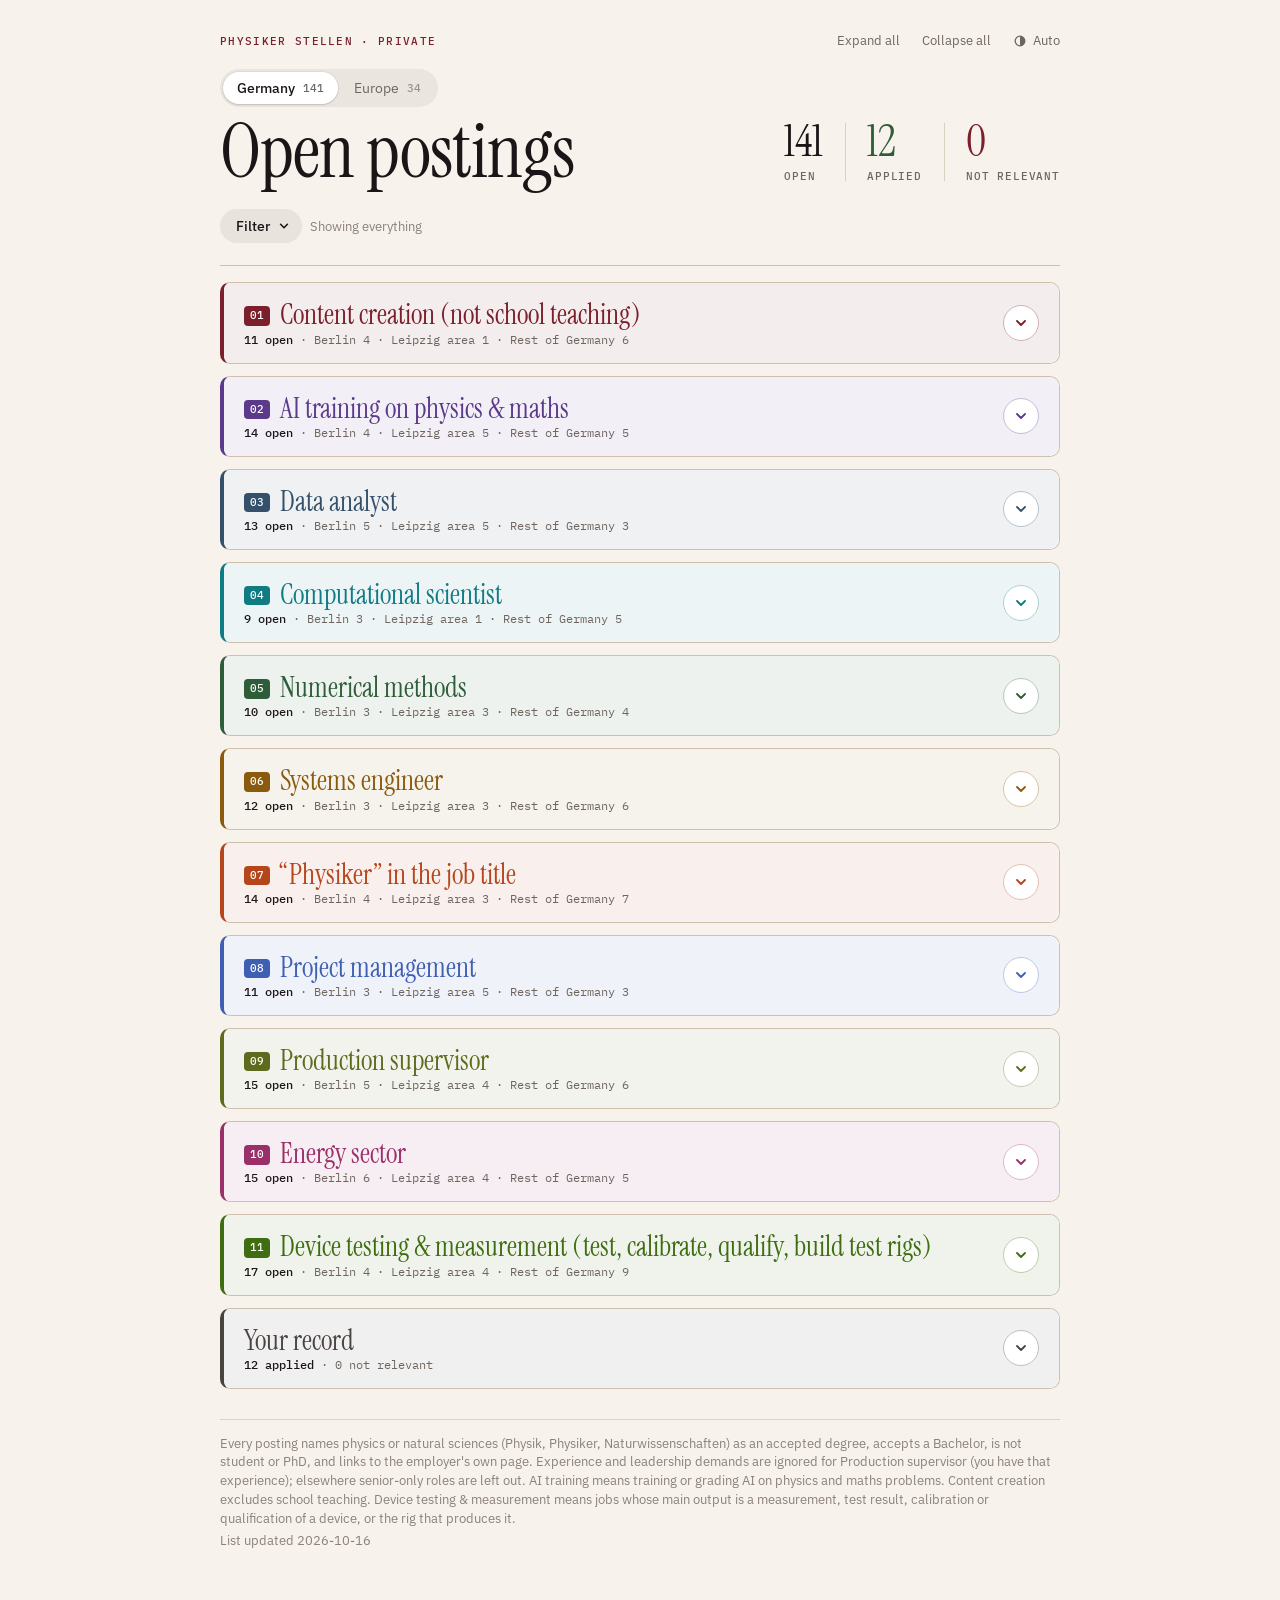
<file: index.html>
<!doctype html>
<html lang="en">
<head>
<meta charset="utf-8">
<meta name="viewport" content="width=device-width,initial-scale=1,viewport-fit=cover">
<title>Physiker Stellen</title>
<link rel="preconnect" href="https://fonts.googleapis.com">
<link rel="preconnect" href="https://fonts.gstatic.com" crossorigin>
<link href="https://fonts.googleapis.com/css2?family=Instrument+Serif:ital@0;1&family=IBM+Plex+Sans:wght@400;500;600&family=IBM+Plex+Mono:wght@400;500&display=swap" rel="stylesheet">
<link rel="stylesheet" href="src/claude/styles/board.css">
<link rel="stylesheet" href="src/claude/styles/static.css">
</head>
<body>
<!-- This page holds no logic and no data. It mounts the app and stops. -->
<div id="app"><p id="boot-msg">Loading…</p></div>
<script type="module" src="src/claude/boot.js"></script>
<script>
  // A downloaded copy of this page cannot read data/*.json from disk; say so
  // instead of showing 'Loading...' forever.
  (function () {
    var m = document.getElementById('boot-msg');
    if (location.protocol === 'file:') {
      if (m) m.textContent = 'This is a downloaded copy. Open it through a web server (the GitHub Pages address), not as a file.';
    } else {
      setTimeout(function () { if (m) m.textContent = 'Still loading after 20 seconds. Check the connection or reload.'; }, 20000);
    }
  })();
</script>
</body>
</html>
</file>
<file: src/claude/styles/board.css>
/* Physiker Stellen — the board. Fonts are loaded in index.html. */
:root {
  --bg: #f7f3ec; --card: #fff; --line: #ddd3c3; --line-strong: #cdc1ae;
  --ink: #1c1518; --muted: #6f655f; --faint: #8b8079;
  --wine: #7a1f2b; --wine-soft: #f3e3e5;
  --amber: #7a4b12; --amber-soft: #f6ead7;
  --slate: #34506a; --slate-soft: #e3e9ef;
  --ok: #2f5d3a; --ok-soft: #e3efe5;
  --ink2: #4a413d; --quote: #fbf6ee; --line-soft: #eee6d9; --on-fill: #fff; --shade: rgba(28,21,24,.28);
  --serif: 'Instrument Serif', Georgia, serif;
  --sans: 'IBM Plex Sans', system-ui, sans-serif;
  --mono: 'IBM Plex Mono', ui-monospace, monospace;
}
/* Dark theme (9 Oct 2026). The page sets data-theme on <html> to "light", "dark" or "auto" (follow the system); the login
   screen sets nothing and stays light. Every colour below is a token, so the whole board changes with this one block. */
:root[data-theme="dark"] {
  --bg: #17120f; --card: #211a17; --line: #3d322b; --line-strong: #4a3e36;
  --ink: #f2ece3; --ink2: #d9cfc3; --muted: #b3a699; --faint: #9a8d81;
  --wine: #e2a2aa; --wine-soft: #3d2026;
  --amber: #e8bf7a; --amber-soft: #3a2b14;
  --slate: #b9c6d4; --slate-soft: #262c33;
  --ok: #8fc49a; --ok-soft: #1f3325;
  --quote: #2a211c; --line-soft: #2f2722; --on-fill: #17120f; --shade: rgba(0,0,0,.5);
  color-scheme: dark;
}
@media (prefers-color-scheme: dark) { :root[data-theme="auto"] {
  --bg: #17120f; --card: #211a17; --line: #3d322b; --line-strong: #4a3e36;
  --ink: #f2ece3; --ink2: #d9cfc3; --muted: #b3a699; --faint: #9a8d81;
  --wine: #e2a2aa; --wine-soft: #3d2026;
  --amber: #e8bf7a; --amber-soft: #3a2b14;
  --slate: #b9c6d4; --slate-soft: #262c33;
  --ok: #8fc49a; --ok-soft: #1f3325;
  --quote: #2a211c; --line-soft: #2f2722; --on-fill: #17120f; --shade: rgba(0,0,0,.5);
  color-scheme: dark;
} }
* { box-sizing: border-box; }
html { scroll-behavior: smooth; }
body { margin: 0; background: var(--bg); color: var(--ink); font-family: var(--sans); font-size: 15px; line-height: 1.5; }
a { color: inherit; }
button { font: inherit; cursor: pointer; }
.board { max-width: 1320px; margin: 0 auto; padding: 0 20px 80px; }

.top { padding: 26px 0 22px; border-bottom: 1px solid var(--line-strong); }
.topline { display: flex; justify-content: space-between; align-items: center; gap: 8px 16px; flex-wrap: wrap; }
.kicker { margin: 0; font: 500 11px var(--mono); letter-spacing: .12em; text-transform: uppercase; color: var(--wine); }
.utility { display: flex; align-items: center; gap: 2px; margin-right: -10px; }
.ubtn { padding: 6px 10px; border: 0; border-radius: 999px; background: transparent; font: 13px var(--sans); color: var(--muted); white-space: nowrap; transition: background-color .15s ease, color .15s ease; }
.ubtn:hover { background: color-mix(in srgb, var(--ink) 6%, transparent); color: var(--ink); }
.ubtn.quiet { font: 12px var(--mono); color: var(--faint); }
.ubtn.theme { display: inline-flex; align-items: center; gap: 6px; }
.ubtn.theme svg { flex: none; }

/* The board switch (Germany / Europe): the same segmented control as the
   area filter, just under the kicker line. */
.boardrow { margin-top: 14px; }

/* The title is the biggest thing on the page; the three numbers sit beside it
   as plain figures, separated by hairlines, not as boxes. */
.titlerow { display: flex; align-items: flex-end; justify-content: space-between; gap: 14px 40px; flex-wrap: wrap; margin-top: 8px; }
.top h1 { margin: 0; font: 400 clamp(46px, 7.4vw, 76px)/.98 var(--serif); letter-spacing: -.012em; }
.tally { display: flex; align-items: flex-end; padding-bottom: 6px; }
.tally .t { position: relative; display: flex; flex-direction: column; align-items: flex-start; padding: 0 22px; text-decoration: none; }
.tally .t:last-child { padding-right: 0; }
.tally .t + .t::before { content: ''; position: absolute; left: 0; top: 4px; bottom: 2px; width: 1px; background: var(--line-strong); opacity: .7; }
.tally .t b { font: 400 44px/1 var(--serif); }
.tally .t span { font: 500 10.5px var(--mono); letter-spacing: .08em; text-transform: uppercase; color: var(--muted); margin-top: 6px; }
.tally a.t:hover b { text-decoration: underline; text-decoration-thickness: 1px; text-underline-offset: 5px; }
.tally .applied b { color: var(--ok); }
.tally .notrel b { color: var(--wine); }

/* Filters live behind one button. What is switched on is always shown next
   to it as a tag you can click away, so it is never unclear what the board
   is currently showing. */
.filterrow { display: flex; align-items: center; gap: 8px; flex-wrap: wrap; margin-top: 20px; }
.fbtn { display: inline-flex; align-items: center; gap: 8px; padding: 8px 12px 8px 16px; border: 0; border-radius: 999px; background: color-mix(in srgb, var(--ink) 7%, transparent); color: var(--ink); font: 500 14px var(--sans); transition: background-color .15s ease, color .15s ease; }
.fbtn:hover { background: color-mix(in srgb, var(--ink) 12%, transparent); }
.fbtn[aria-expanded="true"] { background: var(--ink); color: var(--bg); }
.fbtn[aria-expanded="true"] .chev { transform: rotate(180deg); }
.tag { display: inline-flex; align-items: center; gap: 8px; padding: 6px 8px 6px 14px; border: 0; border-radius: 999px; background: var(--wine-soft); color: var(--wine); font: 500 13px var(--sans); transition: background-color .15s ease; }
.tag i { display: grid; place-items: center; width: 18px; height: 18px; border-radius: 50%; background: color-mix(in srgb, var(--wine) 14%, transparent); font-style: normal; font-size: 13px; line-height: 1; transition: background-color .15s ease, color .15s ease; }
.tag:hover i { background: var(--wine); color: var(--on-fill); }
.fnote { color: var(--faint); font-size: 13px; }

.fpanel { display: grid; grid-template-rows: 0fr; opacity: 0; transition: grid-template-rows var(--fold-open) var(--fold-ease), opacity var(--fold-open) var(--fold-ease); }
.fpanel[data-open="1"] { grid-template-rows: 1fr; opacity: 1; }
.fpanel-i { min-height: 0; overflow: clip; }
.fcard { display: grid; gap: 20px; margin-top: 16px; padding: 18px 20px 20px; border-radius: 16px; background: color-mix(in srgb, var(--ink) 3.5%, transparent); }
.flabel { margin: 0 0 9px; font: 500 11px var(--mono); letter-spacing: .1em; text-transform: uppercase; color: var(--faint); }
.seg { display: inline-flex; flex-wrap: wrap; gap: 2px; padding: 3px; border-radius: 999px; background: color-mix(in srgb, var(--ink) 6%, transparent); }
.segbtn { display: inline-flex; align-items: center; gap: 8px; padding: 7px 14px; border: 0; border-radius: 999px; background: transparent; font: 14px var(--sans); color: var(--muted); transition: background-color .15s ease, color .15s ease, box-shadow .15s ease; }
.segbtn:hover { color: var(--ink); }
.segbtn.on { background: var(--card); color: var(--ink); font-weight: 500; box-shadow: 0 1px 2px color-mix(in srgb, var(--ink) 16%, transparent), 0 0 0 1px color-mix(in srgb, var(--ink) 4%, transparent); }
.n { font: 500 11px var(--mono); opacity: .65; }
.cchips { display: flex; flex-wrap: wrap; gap: 6px; }
.cchip { display: inline-flex; align-items: center; gap: 7px; padding: 6px 13px; border: 0; border-radius: 999px; background: var(--card); color: var(--ink); font: 13.5px var(--sans); box-shadow: 0 0 0 1px color-mix(in srgb, var(--ink) 7%, transparent); transition: background-color .15s ease, color .15s ease, box-shadow .15s ease; }
.cchip[data-cat]::before { content: ''; width: 8px; height: 8px; border-radius: 50%; background: var(--cat); flex: none; }
.cchip .jn { font: 11px var(--mono); color: var(--faint); }
.cchip:hover { box-shadow: 0 0 0 1px var(--cat-line, var(--line-strong)); }
.cchip.on { background: var(--cat, var(--ink)); color: var(--on-fill); box-shadow: none; }
.cchip.on .jn, .cchip.on .n { color: var(--on-fill); opacity: .85; }
.cchip.on::before { background: var(--on-fill); }
.ubtn:focus-visible, .fbtn:focus-visible, .tag:focus-visible, .segbtn:focus-visible, .cchip:focus-visible { outline: 2px solid var(--wine); outline-offset: 2px; }

.banner { margin: 14px 0 0; padding: 10px 14px; border-left: 3px solid var(--wine); background: var(--wine-soft); color: var(--wine); border-radius: 0 4px 4px 0; }

/* Sections: one fold-out card per category. The header is the control and
   never changes size; the body unfolds beneath it (grid rows 0fr -> 1fr
   animates the real height) while sliding down 8px. One curve and one
   duration for everything that moves, so it reads as a single motion. */
:root { --fold-ease: cubic-bezier(.4, 0, .2, 1); --fold-open: 320ms; --fold-close: 240ms; }
/* One colour per category, on the section header and its link at the top,
   so a category title never reads like a job title: job titles stay black. */
[data-cat="content"] { --cat-base: #7a1f2b; }
[data-cat="ai"] { --cat-base: #5b3a8c; }
[data-cat="data"] { --cat-base: #34506a; }
[data-cat="computational"] { --cat-base: #0f7b83; }
[data-cat="numerical"] { --cat-base: #2f5d3a; }
[data-cat="systems"] { --cat-base: #8a5a0f; }
[data-cat="physiker"] { --cat-base: #b5451b; }
[data-cat="pm"] { --cat-base: #3f5fb3; }
[data-cat="production"] { --cat-base: #5e6b1f; }
[data-cat="energy"] { --cat-base: #9a2f6a; }
[data-cat="testing"] { --cat-base: #3f6e12; }
[data-cat="record"] { --cat-base: #4a4440; }
[data-cat] { --cat: var(--cat-base); --cat-soft: color-mix(in srgb, var(--cat) 8%, var(--card)); --cat-line: color-mix(in srgb, var(--cat) 35%, var(--card)); }
:root[data-theme="dark"] [data-cat] { --cat: color-mix(in srgb, var(--cat-base) 55%, #fff); --cat-soft: color-mix(in srgb, var(--cat) 10%, var(--card)); }
@media (prefers-color-scheme: dark) { :root[data-theme="auto"] [data-cat] { --cat: color-mix(in srgb, var(--cat-base) 55%, #fff); --cat-soft: color-mix(in srgb, var(--cat) 10%, var(--card)); } }

.sections { display: flex; flex-direction: column; gap: 12px; padding-top: 16px; }
.cat { background: var(--card); border: 1px solid var(--line-strong); border-left: 4px solid var(--cat); border-radius: 10px; scroll-margin-top: 12px; transition: border-color var(--fold-open) var(--fold-ease), box-shadow var(--fold-open) var(--fold-ease); }
.cat[data-collapsed="1"]:hover { border-color: var(--cat-line); border-left-color: var(--cat); }
.cat[data-collapsed="0"] { border-color: var(--cat-line); border-left-color: var(--cat); box-shadow: 0 12px 32px -20px var(--shade); }
.sec-head { display: flex; align-items: center; justify-content: space-between; gap: 12px 16px; padding: 16px 20px; border-radius: 6px 10px 10px 6px; background: var(--cat-soft); cursor: pointer; user-select: none; -webkit-tap-highlight-color: transparent; transition: box-shadow .15s ease; }
.sec-head:hover { box-shadow: inset 0 0 0 999px color-mix(in srgb, var(--ink) 3%, transparent); }
.cat[data-collapsed="0"] > .sec-head { position: sticky; top: 0; z-index: 5; border-radius: 6px 10px 0 0; box-shadow: 0 1px 0 var(--cat-line); }
.cat[data-collapsed="0"] > .sec-head:hover { box-shadow: 0 1px 0 var(--cat-line), inset 0 0 0 999px color-mix(in srgb, var(--ink) 3%, transparent); }
.head-main { min-width: 0; }
.head-side { display: flex; align-items: center; flex: none; }
.cat h2 { margin: 0; font: 400 28px/1.15 var(--serif); color: var(--cat); }
.counts .lead { color: var(--ink); font-weight: 500; }

.toggle { display: inline-flex; align-items: center; justify-content: center; flex: none; width: 36px; height: 36px; padding: 0; border: 1px solid var(--cat-line); border-radius: 50%; background: var(--card); color: var(--cat); transition: border-color .15s ease, color .15s ease, background-color var(--fold-open) var(--fold-ease), transform .1s ease; }
.sec-head:hover .toggle, .toggle:hover { border-color: var(--cat); }
.toggle:active { transform: scale(.94); }
.toggle:focus-visible, .more:focus-visible { outline: 2px solid var(--wine); outline-offset: 2px; }
.cat[data-collapsed="0"] > .sec-head .toggle { background: var(--cat); border-color: var(--cat); color: var(--on-fill); }
.chev { display: block; transition: transform var(--fold-open) var(--fold-ease); }
.cat[data-collapsed="0"] > .sec-head .chev, .card[data-collapsed="0"] .more .chev { transform: rotate(180deg); }

.fold { display: grid; grid-template-rows: 1fr; overflow-anchor: none; transition: grid-template-rows var(--fold-open) var(--fold-ease); }
.fold > .fold-i { overflow: clip; min-height: 0; }  /* clip, not hidden: lets the city headers inside pin to the window */
.fold > .fold-i > * { transition: opacity var(--fold-open) var(--fold-ease), transform var(--fold-open) var(--fold-ease); }
.fold[data-open="0"] { grid-template-rows: 0fr; transition-duration: var(--fold-close); }
.fold[data-open="0"] > .fold-i > * { opacity: 0; transform: translateY(-8px); transition-duration: var(--fold-close); }
.sections.no-anim .fold, .sections.no-anim .fold > .fold-i > *, .sections.no-anim .chev, .sections.no-anim .toggle, .sections.no-anim .atoggle, .sections.no-anim .cat { transition: none !important; }
/* Area headings inside a section stay neutral; the colour belongs to the category. */
.sec-body { padding: 0 20px 20px; }
.sec-tools { display: flex; justify-content: flex-end; padding-top: 12px; }
.sec-body > .addform { margin-top: 12px; }
.cat h2 .num { display: inline-block; min-width: 26px; padding: 2px 6px; margin-right: 10px; border-radius: 4px; background: var(--cat); color: var(--on-fill); font: 500 11px/1.4 var(--mono); text-align: center; vertical-align: 5px; }
.counts { margin: 0; font: 12px var(--mono); color: var(--muted); }
.counts .short { color: var(--wine); font-weight: 500; }
.counts .full { color: var(--ok); }
.add { padding: 7px 14px; border: 1px solid var(--wine); border-radius: 4px; background: var(--card); color: var(--wine); font-weight: 500; font-size: 14px; }
.add:hover { background: var(--wine); color: var(--on-fill); }

.addform { margin: 14px 0 4px; padding: 16px; border: 1px solid var(--wine); border-radius: 6px; background: var(--card); display: grid; grid-template-columns: repeat(2, minmax(0, 1fr)); gap: 12px 16px; max-width: 760px; }
.addform .form-title { grid-column: 1 / -1; margin: 0; font: 400 20px var(--serif); }
.addform label { display: flex; flex-direction: column; gap: 4px; font-size: 13px; color: var(--muted); }
.addform label:first-of-type { grid-column: 1 / -1; }
.addform input[type=url], .addform input[type=text] { padding: 9px 10px; border: 1px solid var(--line-strong); border-radius: 4px; font: 15px var(--sans); color: var(--ink); background: var(--card); width: 100%; }
.addform input:focus { outline: 2px solid var(--wine); outline-offset: 0; border-color: var(--wine); }
.addform fieldset { grid-column: 1 / -1; border: 0; padding: 0; margin: 0; display: flex; gap: 14px; flex-wrap: wrap; align-items: center; }
.addform legend { float: left; margin-right: 6px; font-size: 13px; color: var(--muted); }
.addform .radio { flex-direction: row; align-items: center; gap: 6px; color: var(--ink); font-size: 14px; }
.form-error { grid-column: 1 / -1; margin: 0; color: var(--wine); font-weight: 500; }
.form-buttons { grid-column: 1 / -1; display: flex; gap: 8px; }
.form-buttons .save { padding: 8px 18px; border: 0; border-radius: 4px; background: var(--wine); color: var(--on-fill); font-weight: 500; }
.form-buttons .save[disabled] { opacity: .6; cursor: default; }
.form-buttons .cancel, .choose .cancel { padding: 8px 14px; border: 1px solid var(--line-strong); border-radius: 4px; background: transparent; color: var(--muted); }

/* Cities inside an open category: each a fold-out panel in the city's colour
   (the colour of the city pill on its cards). Smaller and plainer than a
   category header (mono capitals, no band), so the two levels never look
   alike. While open, a city's header pins just under its category's header. */
[data-area="berlin"] { --area: var(--wine); }
[data-area="leipzig"] { --area: var(--amber); }
[data-area="de"] { --area: var(--slate); }
/* The Europe board reuses the same three colours in the same order. */
[data-area="benelux"] { --area: var(--wine); }
[data-area="nordics"] { --area: var(--amber); }
[data-area="europe"] { --area: var(--slate); }
.area { --area-tint: color-mix(in srgb, var(--area) 6%, var(--card)); --area-line: color-mix(in srgb, var(--area) 30%, var(--card));
  margin-top: 12px; background: var(--area-tint); border: 1px solid var(--area-line); border-left: 4px solid var(--area); border-radius: 8px; }
.area-head { display: flex; align-items: center; gap: 6px 14px; flex-wrap: wrap; padding: 8px 10px 8px 14px; background: var(--area-tint); border-radius: 4px 8px 8px 4px; cursor: pointer; user-select: none; -webkit-tap-highlight-color: transparent; transition: box-shadow .15s ease; }
.area-head:hover { box-shadow: inset 0 0 0 999px color-mix(in srgb, var(--ink) 3%, transparent); }
.area[data-collapsed="0"] > .area-head { position: sticky; top: var(--head-h, 78px); z-index: 4; border-radius: 4px 8px 0 0; box-shadow: 0 1px 0 var(--area-line); }
.area[data-collapsed="0"] > .area-head:hover { box-shadow: 0 1px 0 var(--area-line), inset 0 0 0 999px color-mix(in srgb, var(--ink) 3%, transparent); }
.area-name { font: 600 12.5px/1.2 var(--mono); letter-spacing: .12em; text-transform: uppercase; color: var(--area); }
.area-count { font: 12px var(--mono); color: var(--muted); }
.area-count .short { color: var(--wine); font-weight: 500; }
.area-count .full { color: var(--ok); }
.atoggle { margin-left: auto; display: inline-flex; align-items: center; justify-content: center; flex: none; width: 30px; height: 30px; padding: 0; border: 1px solid var(--area-line); border-radius: 50%; background: var(--card); color: var(--area); transition: border-color .15s ease, color .15s ease, background-color var(--fold-open) var(--fold-ease), transform .1s ease; }
.area-head:hover .atoggle, .atoggle:hover { border-color: var(--area); }
.atoggle:active { transform: scale(.94); }
.atoggle:focus-visible { outline: 2px solid var(--area); outline-offset: 2px; }
.area[data-collapsed="0"] > .area-head .atoggle { background: var(--area); border-color: var(--area); color: var(--on-fill); }
.area[data-collapsed="0"] > .area-head .chev { transform: rotate(180deg); }
.area-body { padding: 10px 12px 12px; }
.area .empty { background: var(--card); }
.empty { margin: 0; padding: 10px 12px; border: 1px dashed var(--line-strong); border-radius: 4px; color: var(--faint); font-size: 13px; }

.grid { display: grid; grid-template-columns: repeat(auto-fill, minmax(290px, 1fr)); gap: 12px; }
.card { display: flex; flex-direction: column; gap: 8px; padding: 14px 14px 12px; background: var(--card); border: 1px solid var(--line-strong); border-radius: 6px; }
.card.mine { border-left: 3px solid var(--amber); }
.card-top { display: flex; align-items: center; gap: 8px; flex-wrap: wrap; font: 11px var(--mono); color: var(--faint); }
.card-top .num { margin-left: auto; }
.pill { padding: 2px 7px; border-radius: 3px; font-weight: 500; letter-spacing: .05em; text-transform: uppercase; font-size: 10px; }
.pill.area-berlin { background: var(--wine-soft); color: var(--wine); }
.pill.area-leipzig { background: var(--amber-soft); color: var(--amber); }
.pill.area-de { background: var(--slate-soft); color: var(--slate); }
.pill.area-benelux { background: var(--wine-soft); color: var(--wine); }
.pill.area-nordics { background: var(--amber-soft); color: var(--amber); }
.pill.area-europe { background: var(--slate-soft); color: var(--slate); }
.card h4 { margin: 0; font: 400 20px/1.2 var(--serif); }
.card h4 a { text-decoration: none; }
.card h4 a:hover { color: var(--wine); text-decoration: underline; }
.orig { margin: -4px 0 0; font: 11px/1.4 var(--mono); color: var(--faint); }
.co { margin: 0; font-weight: 500; font-size: 14px; }
.card blockquote { margin: 0; padding: 7px 10px; border-left: 2px solid var(--wine); background: var(--quote); font: 11.5px/1.5 var(--mono); color: var(--ink2); border-radius: 0 4px 4px 0; }
.note { margin: 0; font-size: 13px; color: var(--muted); display: -webkit-box; -webkit-line-clamp: 3; -webkit-box-orient: vertical; overflow: hidden; }
.card[data-collapsed="0"] .note { display: block; -webkit-line-clamp: unset; overflow: visible; }
.card-more .more-in { display: flex; flex-direction: column; gap: 4px; padding-top: 2px; }
.more-row { margin: 0; font-size: 13px; line-height: 1.45; color: var(--ink); }
.more-row .lbl { display: inline-block; min-width: 64px; margin-right: 6px; font: 500 9.5px var(--mono); letter-spacing: .1em; text-transform: uppercase; color: var(--faint); }
.actions .more { display: inline-flex; align-items: center; gap: 6px; padding: 4px 10px; border: 1px solid var(--line-strong); border-radius: 4px; background: transparent; font: 12px var(--mono); color: var(--muted); }
.actions .more:hover, .card[data-collapsed="0"] .actions .more { border-color: var(--wine); color: var(--wine); }
.actions { display: flex; align-items: center; gap: 8px; margin-top: auto; padding-top: 8px; border-top: 1px solid var(--line-soft); }
.actions .open { font-size: 13px; color: var(--wine); text-decoration: none; font-weight: 500; }
.actions .remove { margin-left: auto; padding: 4px 12px; border: 1px solid var(--line-strong); border-radius: 4px; background: transparent; font: 12px var(--mono); color: var(--muted); }
.actions .remove:hover { border-color: var(--wine); color: var(--wine); }
.choose { padding: 10px; background: var(--quote); border-radius: 4px; display: flex; flex-direction: column; gap: 8px; }
.choose p { margin: 0; font-size: 13px; color: var(--muted); }
.choose-buttons { display: flex; gap: 6px; flex-wrap: wrap; }
.choose .applied { padding: 8px 14px; border: 0; border-radius: 4px; background: var(--ok); color: var(--on-fill); font-weight: 500; }
.choose .notrel { padding: 8px 14px; border: 0; border-radius: 4px; background: var(--wine); color: var(--on-fill); font-weight: 500; }
.choose .mistake { align-self: flex-start; padding: 0; border: 0; background: none; color: var(--faint); font-size: 12px; text-decoration: underline; }

.record .sec-body { padding-top: 16px; }
.record-cols { display: grid; grid-template-columns: 1fr 1fr; gap: 20px; }
.record h3 { margin: 0 0 8px; font: 500 12px var(--mono); letter-spacing: .1em; text-transform: uppercase; color: var(--muted); }
.record h3 .count { color: var(--ink); }
.record ul { list-style: none; margin: 0; padding: 0; border-top: 1px solid var(--line); }
.record li { display: grid; grid-template-columns: 92px 1fr auto; gap: 10px; align-items: baseline; padding: 8px 0; border-bottom: 1px solid var(--line); }
.record .when { font: 11.5px var(--mono); color: var(--faint); }
.record .what a { font-weight: 500; text-decoration: none; }
.record .what a:hover { color: var(--wine); text-decoration: underline; }
.record .meta { display: block; font-size: 12.5px; color: var(--muted); }
.record .stage { display: inline-block; margin-top: 4px; padding: 1px 7px; border: 1px solid var(--line); border-radius: 3px; font: 11px var(--mono); color: var(--muted); }
.record .stage.rejected { color: var(--wine); border-color: color-mix(in srgb, var(--wine) 45%, var(--card)); }
.record .src { display: block; margin-top: 2px; font-size: 11.5px; color: var(--faint); overflow-wrap: anywhere; }
.record .undo { padding: 2px 8px; border: 1px solid var(--line); border-radius: 3px; background: transparent; font: 11px var(--mono); color: var(--faint); }

footer { margin-top: 30px; padding-top: 14px; border-top: 1px solid var(--line); font-size: 12.5px; color: var(--faint); }
footer p { margin: 0 0 4px; }

@media (max-width: 720px) {
  .board { padding: 0 16px 60px; }
  .tally .t { padding: 0 14px; }
  .tally .t:first-child { padding-left: 0; }
  .tally .t b { font-size: 36px; }
  .fcard { padding: 14px 14px 16px; }
  .add { width: 100%; }
  .addform { grid-template-columns: 1fr; }
  .grid { grid-template-columns: 1fr; }
  .record-cols { grid-template-columns: 1fr; }
  .record li { grid-template-columns: 1fr auto; }
  .record .when { grid-column: 1 / -1; }
  .sec-head { padding: 14px; }
  .cat h2 { font-size: 24px; }
  .sec-body { padding: 0 12px 14px; }
  .toggle { width: 34px; height: 34px; }
}

/* Desktop (1100 px and wider): the page reads as one calm column, the width
   of a wide phone layout, so a folded category is a short band, not a strip
   across the whole screen. A category that is open breaks out to the full
   width, so its cards still sit four across; the width follows the fold's own
   curve and clock. Only widths change, nothing reflows sideways, so the
   scroll logic is untouched. Phones and tablets are not affected. */
@media (min-width: 1100px) {
  .board { --col: 840px; }
  .top, .banner, footer { max-width: var(--col); margin-left: auto; margin-right: auto; }
  .sections > .cat { width: 100%; max-width: var(--col); margin-left: auto; margin-right: auto;
    transition: border-color var(--fold-open) var(--fold-ease), box-shadow var(--fold-open) var(--fold-ease), max-width var(--fold-close) var(--fold-ease); }
  .sections > .cat[data-collapsed="0"] { max-width: 100%;
    transition: border-color var(--fold-open) var(--fold-ease), box-shadow var(--fold-open) var(--fold-ease), max-width var(--fold-open) var(--fold-ease); }
}

@media (prefers-reduced-motion: reduce) {
  .fold, .fold > .fold-i > *, .chev, .toggle, .atoggle, .cat, .sec-head, .area-head, .fpanel { transition-duration: .01ms !important; }
}

.fatal { max-width: 560px; margin: 80px auto; padding: 0 20px; font-family: var(--sans); }
.fatal h1 { font: 400 30px var(--serif); }
</file>
<file: src/claude/styles/static.css>
/* Static copy only.
   There are no accounts, so there is nothing to sign out of.
   The email application log stays private: it is not published here. */
.ubtn.signout { display: none; }
#cat-email-log { display: none; }
</file>
